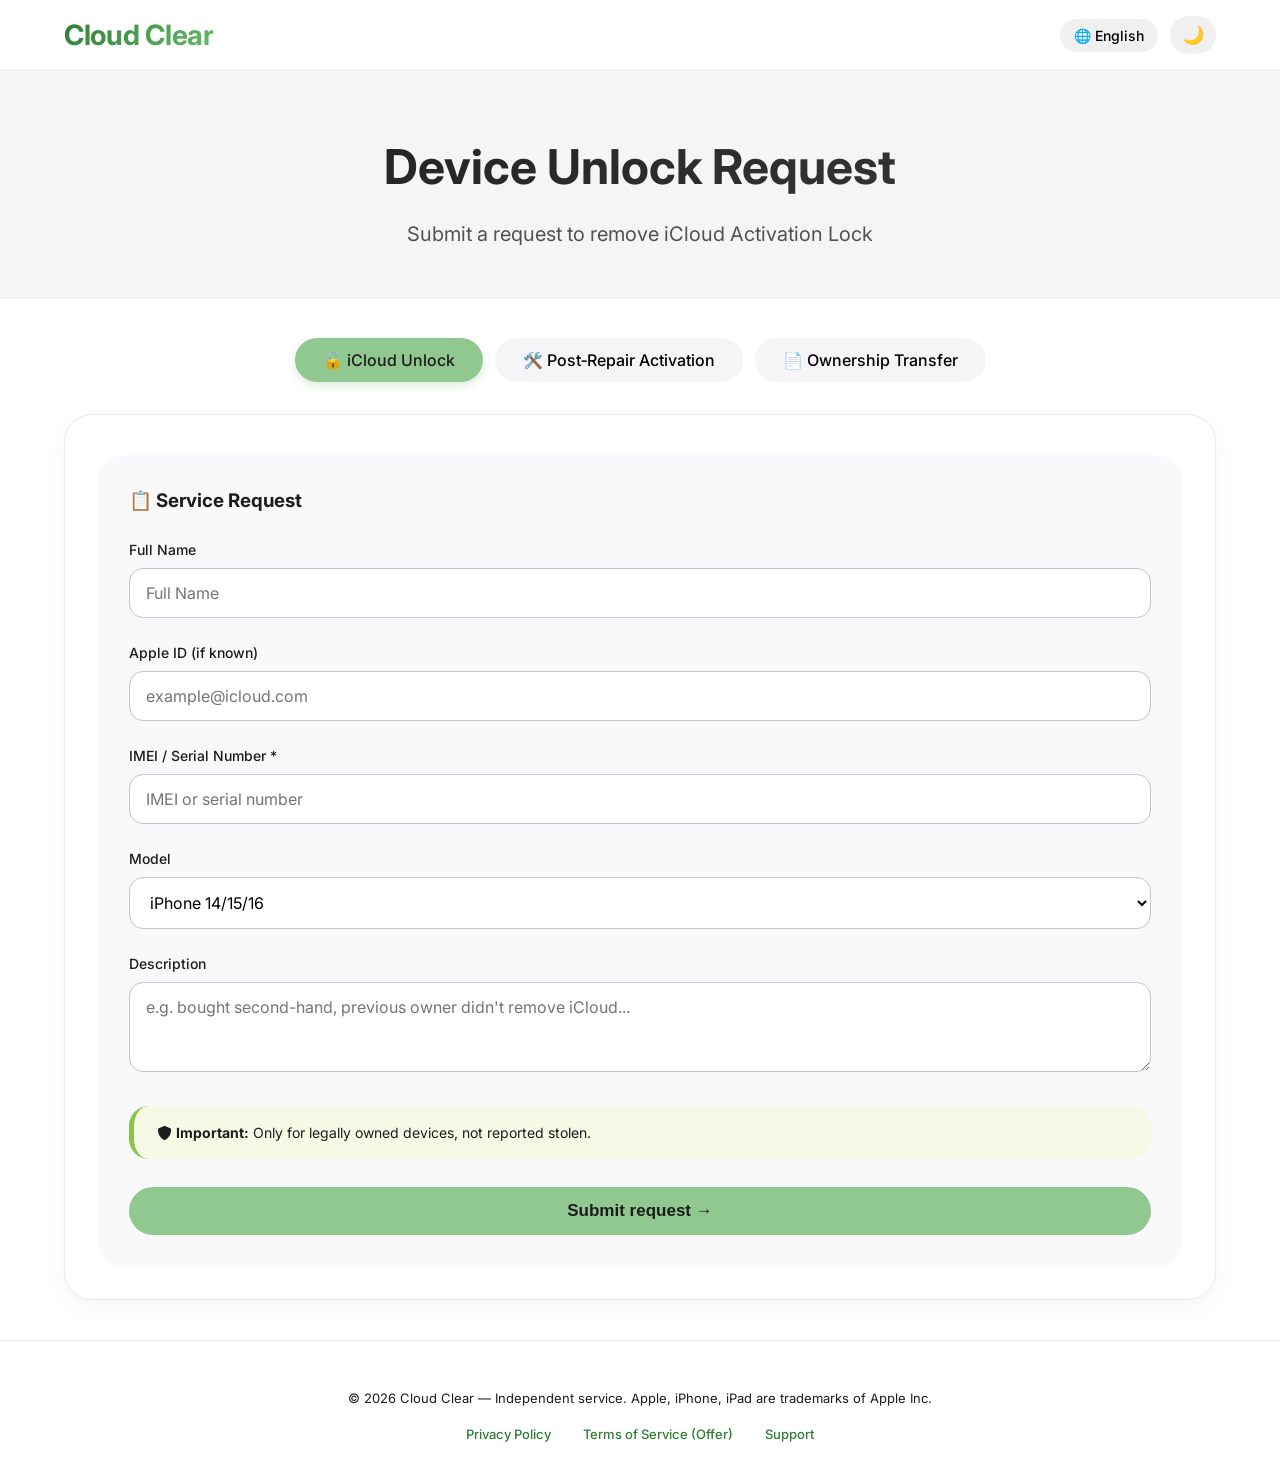
<file: index.html>
<!DOCTYPE html>
<html lang="en">
<head>
<!-- Google tag (gtag.js) -->
<script async src="https://www.googletagmanager.com/gtag/js?id=G-WWDFSBW52N"></script>
<script>
  window.dataLayer = window.dataLayer || [];
  function gtag(){dataLayer.push(arguments);}
  gtag('js', new Date());

  gtag('config', 'G-WWDFSBW52N');
</script>
  <meta charset="UTF-8">
  <meta name="viewport" content="width=device-width, initial-scale=1.0, viewport-fit=cover">
  <title>Cloud Clear — Official Unlock Request</title>
  <link href="https://fonts.googleapis.com/css2?family=Inter:opsz,wght@14..32,300;400;500;600;700&display=swap" rel="stylesheet">
  <link rel="stylesheet" href="https://cdnjs.cloudflare.com/ajax/libs/font-awesome/6.0.0-beta3/css/all.min.css">
  <!-- Favicon (optional) – put your favicon.ico in the same folder -->
  <link rel="icon" type="image/x-icon" href="favicon.ico">
  <style>
    * {
      margin: 0;
      padding: 0;
      box-sizing: border-box;
    }

    body {
      font-family: 'Inter', -apple-system, BlinkMacSystemFont, 'Segoe UI', Roboto, Helvetica, sans-serif;
      background-color: #ffffff;
      color: #1d1c1d;
      line-height: 1.5;
      transition: background 0.3s, color 0.2s;
    }

    /* Dark theme */
    body.dark {
      background-color: #121212;
      color: #e5e5e5;
    }
    body.dark .globalnav {
      background-color: rgba(18, 18, 18, 0.98);
      border-bottom-color: #2c2c2e;
    }
    body.dark .hero {
      background: #1c1c1e;
      border-bottom-color: #2c2c2e;
    }
    body.dark .hero h1 {
      background: linear-gradient(135deg, #f5f5f7, #b0b0b8);
      -webkit-background-clip: text;
      background-clip: text;
    }
    body.dark .service-card,
    body.dark .request-form {
      background: #1e1e1e;
      border-color: #2c2c2e;
      box-shadow: 0 8px 24px rgba(0,0,0,0.2);
    }
    body.dark .tab-btn {
      background: #2c2c2e;
      color: #e5e5e5;
    }
    body.dark .tab-btn.active {
      background: #6fbf6f;
      color: #121212;
    }
    body.dark input, body.dark select, body.dark textarea {
      background: #2c2c2e;
      border-color: #3a3a3c;
      color: #e5e5e5;
    }
    body.dark .legal-note {
      background: #2a2418;
      border-left-color: #d4a373;
      color: #d4d4d4;
    }
    body.dark .footer {
      border-top-color: #2c2c2e;
    }
    body.dark .modal-container {
      background: #1e1e1e;
      color: #e5e5e5;
    }
    body.dark .btc-address {
      background: #2c2c2e;
    }
    body.dark .modal-close {
      color: #aaa;
    }
    body.dark .device-info-text {
      background-color: #2c2c2e !important;
      color: #e5e5e5;
    }
    body.dark .timer-display {
      background: #2c2c2e;
    }
    body.dark .ticket-number {
      background: #3a3a3c;
    }
    body.dark .lang-btn {
      background: #3a3a3c;
      color: white;
    }
    body.dark .lang-dropdown {
      background: #2c2c2e;
      border-color: #3a3a3c;
    }
    body.dark .lang-option:hover {
      background: #3a3a3c;
    }
    body.dark .footer-links a {
      color: #8bc34a;
    }

    .container {
      max-width: 1200px;
      margin: 0 auto;
      padding: 0 24px;
    }

    @media (max-width: 640px) {
      .container {
        padding: 0 16px;
      }
    }

    .globalnav {
      background-color: rgba(255, 255, 255, 0.98);
      backdrop-filter: blur(10px);
      border-bottom: 1px solid #e8e8ed;
      position: sticky;
      top: 0;
      z-index: 100;
    }
    .nav-container {
      display: flex;
      justify-content: space-between;
      align-items: center;
      height: 70px;
    }
    .logo {
      font-size: 28px;
      font-weight: 700;
      letter-spacing: -0.3px;
    }
    .logo span {
      background: linear-gradient(135deg, #2e7d32, #66bb6a);
      -webkit-background-clip: text;
      background-clip: text;
      color: transparent;
    }
    .right-controls {
      display: flex;
      gap: 12px;
      align-items: center;
    }
    .lang-selector {
      position: relative;
    }
    .lang-btn {
      background: #f0f0f0;
      border: none;
      padding: 8px 14px;
      border-radius: 40px;
      cursor: pointer;
      font-weight: 500;
      display: flex;
      align-items: center;
      gap: 6px;
      font-family: inherit;
      transition: 0.2s;
      font-size: 14px;
    }
    .lang-dropdown {
      position: absolute;
      top: 48px;
      right: 0;
      background: white;
      border-radius: 20px;
      box-shadow: 0 10px 25px -5px rgba(0,0,0,0.1);
      width: 180px;
      z-index: 200;
      display: none;
      overflow: hidden;
      border: 1px solid #e8e8ed;
    }
    .lang-dropdown.show {
      display: block;
    }
    .lang-option {
      padding: 12px 16px;
      cursor: pointer;
      transition: background 0.2s;
      display: flex;
      align-items: center;
      gap: 8px;
    }
    .lang-option:hover {
      background: #f5f5f7;
    }
    .theme-toggle {
      background: #f0f0f0;
      border: none;
      border-radius: 40px;
      padding: 8px 12px;
      cursor: pointer;
      font-size: 18px;
    }
    @media (max-width: 640px) {
      .nav-container {
        height: 60px;
      }
      .logo {
        font-size: 22px;
      }
      .lang-btn {
        padding: 6px 10px;
        font-size: 12px;
      }
      .theme-toggle {
        padding: 6px 10px;
        font-size: 16px;
      }
    }

    .hero {
      background: #f5f5f7;
      padding: 60px 0 48px;
      text-align: center;
      border-bottom: 1px solid #e8e8ed;
    }
    .hero h1 {
      font-size: 48px;
      font-weight: 700;
      margin-bottom: 16px;
      background: linear-gradient(135deg, #1d1c1d, #3a3a3e);
      -webkit-background-clip: text;
      background-clip: text;
      color: transparent;
    }
    .hero p {
      font-size: 20px;
      color: #515154;
      max-width: 700px;
      margin: 0 auto;
    }
    @media (max-width: 768px) {
      .hero {
        padding: 40px 0 32px;
      }
      .hero h1 {
        font-size: 32px;
      }
      .hero p {
        font-size: 16px;
      }
    }
    @media (max-width: 480px) {
      .hero h1 {
        font-size: 26px;
      }
      .hero p {
        font-size: 14px;
      }
    }

    .tabs {
      display: flex;
      justify-content: center;
      gap: 12px;
      margin: 40px 0 32px;
      flex-wrap: wrap;
    }
    .tab-btn {
      background: #f5f5f7;
      border: none;
      padding: 12px 28px;
      font-size: 16px;
      font-weight: 500;
      border-radius: 40px;
      cursor: pointer;
      transition: all 0.2s ease;
      font-family: 'Inter', sans-serif;
    }
    .tab-btn.active {
      background: #90c890;
      color: #1d1c1d;
      box-shadow: 0 4px 8px rgba(100,150,100,0.2);
    }
    @media (max-width: 640px) {
      .tabs {
        gap: 8px;
        margin: 24px 0 20px;
      }
      .tab-btn {
        padding: 8px 16px;
        font-size: 13px;
        white-space: nowrap;
      }
    }
    @media (max-width: 480px) {
      .tab-btn {
        padding: 6px 12px;
        font-size: 12px;
      }
    }

    .tab-content {
      display: none;
      animation: fade 0.25s ease;
    }
    .tab-content.active {
      display: block;
    }
    @keyframes fade {
      from { opacity: 0; transform: translateY(6px);}
      to { opacity: 1; transform: translateY(0);}
    }

    .service-card {
      background: #ffffff;
      border-radius: 28px;
      box-shadow: 0 8px 24px rgba(0,0,0,0.04);
      border: 1px solid #e8e8ed;
      padding: 32px;
      margin-bottom: 40px;
    }
    .request-form {
      background: #f9f9fb;
      border-radius: 28px;
      padding: 32px;
      margin-top: 8px;
    }
    .form-row {
      margin-bottom: 24px;
    }
    label {
      display: block;
      font-weight: 500;
      font-size: 14px;
      margin-bottom: 8px;
    }
    input, select, textarea {
      width: 100%;
      padding: 14px 16px;
      font-size: 16px;
      border: 1px solid #c6c6c8;
      border-radius: 14px;
      font-family: 'Inter', sans-serif;
      background: white;
    }
    .btn-submit {
      background: #90c890;
      color: #1d1c1d;
      border: none;
      padding: 14px 28px;
      font-size: 17px;
      font-weight: 600;
      border-radius: 44px;
      cursor: pointer;
      width: 100%;
      transition: 0.2s;
    }
    @media (max-width: 640px) {
      .service-card {
        padding: 20px;
        border-radius: 20px;
      }
      .request-form {
        padding: 20px;
      }
      input, select, textarea {
        padding: 12px 14px;
        font-size: 15px;
      }
      .btn-submit {
        padding: 12px 20px;
        font-size: 16px;
      }
    }

    .legal-note {
      background: #f5f9e6;
      border-left: 5px solid #8bc34a;
      padding: 16px 24px;
      border-radius: 20px;
      margin: 28px 0;
      font-size: 14px;
    }
    @media (max-width: 640px) {
      .legal-note {
        padding: 12px 16px;
        font-size: 12px;
      }
    }

    .footer {
      text-align: center;
      padding: 48px 0 32px;
      border-top: 1px solid #e8e8ed;
      margin-top: 40px;
      font-size: 13px;
    }
    .footer-links {
      margin-top: 16px;
      display: flex;
      justify-content: center;
      gap: 32px;
      flex-wrap: wrap;
    }
    .footer-links a {
      color: #2e7d32;
      text-decoration: none;
      cursor: pointer;
      font-weight: 500;
    }
    @media (max-width: 640px) {
      .footer {
        padding: 32px 0 24px;
        font-size: 11px;
      }
      .footer-links {
        gap: 20px;
      }
      .footer-links a {
        font-size: 12px;
      }
    }

    .modal-overlay {
      position: fixed;
      top: 0;
      left: 0;
      width: 100%;
      height: 100%;
      background: rgba(0,0,0,0.6);
      backdrop-filter: blur(5px);
      z-index: 1000;
      display: flex;
      align-items: center;
      justify-content: center;
      visibility: hidden;
      opacity: 0;
      transition: visibility 0.2s, opacity 0.2s;
    }
    .modal-overlay.active {
      visibility: visible;
      opacity: 1;
    }
    .modal-container {
      background: white;
      max-width: 650px;
      width: 90%;
      max-height: 80vh;
      overflow-y: auto;
      border-radius: 32px;
      box-shadow: 0 20px 35px -10px rgba(0,0,0,0.2);
      padding: 32px;
      position: relative;
      transform: scale(0.95);
      transition: transform 0.2s;
    }
    .modal-overlay.active .modal-container {
      transform: scale(1);
    }
    .modal-close {
      position: absolute;
      top: 20px;
      right: 24px;
      font-size: 26px;
      cursor: pointer;
      color: #8e8e93;
    }
    .modal-container h3 {
      margin-bottom: 16px;
      font-size: 24px;
    }
    .modal-container h4 {
      margin: 16px 0 8px;
    }
    .modal-container p, .modal-container ul {
      margin-bottom: 12px;
      line-height: 1.5;
    }
    @media (max-width: 640px) {
      .modal-container {
        width: 95%;
        padding: 24px 20px;
        border-radius: 24px;
        max-height: 85vh;
      }
      .modal-container h3 {
        font-size: 20px;
      }
      .modal-container h4 {
        font-size: 16px;
      }
      .modal-container p, .modal-container li {
        font-size: 13px;
      }
      .modal-close {
        top: 16px;
        right: 20px;
        font-size: 24px;
      }
    }

    .btc-address {
      background: #f2f2f5;
      padding: 12px;
      border-radius: 16px;
      font-family: monospace;
      font-size: 14px;
      word-break: break-all;
      text-align: center;
      margin: 16px 0;
    }
    .qr-placeholder img {
      max-width: 180px;
      background: white;
      padding: 8px;
      border-radius: 20px;
    }
    .btn-confirm {
      background: #90c890;
      color: #1d1c1d;
      border: none;
      padding: 14px;
      border-radius: 44px;
      font-weight: 600;
      width: 100%;
      cursor: pointer;
      font-size: 16px;
      margin-top: 16px;
    }
    @media (max-width: 640px) {
      .btc-amount {
        font-size: 24px;
      }
      .qr-placeholder img {
        max-width: 140px;
      }
      .btn-confirm {
        padding: 12px;
        font-size: 15px;
      }
    }

    .timer-ticket-box {
      text-align: center;
    }
    .ticket-number {
      font-size: 20px;
      background: #eef2ff;
      display: inline-block;
      padding: 10px 20px;
      border-radius: 60px;
      font-family: monospace;
      letter-spacing: 1px;
      margin: 20px 0;
    }
    .timer-display {
      font-size: 48px;
      font-weight: 700;
      font-family: monospace;
      background: #f0f0f0;
      padding: 20px;
      border-radius: 60px;
      display: inline-block;
      margin: 16px auto;
    }
    @media (max-width: 640px) {
      .ticket-number {
        font-size: 16px;
        padding: 8px 16px;
      }
      .timer-display {
        font-size: 36px;
        padding: 12px 20px;
      }
    }

    .device-info-text {
      background-color: #f0f4fa;
      padding: 12px;
      border-radius: 16px;
      margin: 12px 0;
      transition: background 0.2s;
    }
    .reset-timer-btn {
      display: none;
    }
    .support-email {
      font-weight: 600;
      color: #2e7d32;
      word-break: break-all;
    }
  </style>
</head>
<body>
<div class="globalnav">
  <div class="container nav-container">
    <div class="logo"><span>Cloud Clear</span></div>
    <div class="right-controls">
      <div class="lang-selector">
        <button class="lang-btn" id="langBtn">🌐 English</button>
        <div class="lang-dropdown" id="langDropdown">
          <div class="lang-option" data-lang="en">🇬🇧 English</div>
          <div class="lang-option" data-lang="es">🇪🇸 Español</div>
          <div class="lang-option" data-lang="fr">🇫🇷 Français</div>
          <div class="lang-option" data-lang="de">🇩🇪 Deutsch</div>
          <div class="lang-option" data-lang="ru">🇷🇺 Русский</div>
        </div>
      </div>
      <button class="theme-toggle" id="themeToggle">🌙</button>
    </div>
  </div>
</div>

<div class="hero">
  <div class="container">
    <h1 data-i18n="hero_title">Device Unlock Request</h1>
    <p data-i18n="hero_desc">Submit a request to remove iCloud Activation Lock</p>
  </div>
</div>

<div class="container">
  <div class="tabs">
    <button class="tab-btn active" data-tab="tab-unlock" data-i18n="tab1">🔓 iCloud Unlock</button>
    <button class="tab-btn" data-tab="tab-activation" data-i18n="tab2">🛠️ Post‑Repair Activation</button>
    <button class="tab-btn" data-tab="tab-ownership" data-i18n="tab3">📄 Ownership Transfer</button>
  </div>

  <div id="tab-unlock" class="tab-content active">
    <div class="service-card">
      <div class="request-form">
        <h3 style="margin-bottom: 24px;" data-i18n="form_title">📋 Service Request</h3>
        <form class="payment-form" data-service-key="icloud_unlock">
          <div class="form-row"><label data-i18n="label_name">Full Name</label><input type="text" class="fullname" data-i18n-placeholder="placeholder_name" placeholder="Full Name" required></div>
          <div class="form-row"><label data-i18n="label_appleid">Apple ID (if known)</label><input type="email" class="appleid" data-i18n-placeholder="placeholder_appleid" placeholder="example@icloud.com"></div>
          <div class="form-row"><label data-i18n="label_imei">IMEI / Serial Number *</label><input type="text" class="imei" data-i18n-placeholder="placeholder_imei" placeholder="IMEI or serial number" required></div>
          <div class="form-row"><label data-i18n="label_model">Model</label>
            <select class="model" data-i18n-model="model_options">
              <option value="iPhone 14/15/16">iPhone 14/15/16</option>
              <option value="iPhone 12/13/SE">iPhone 12/13/SE</option>
              <option value="iPad Pro/Air">iPad Pro/Air</option>
              <option value="Other">Other</option>
            </select>
          </div>
          <div class="form-row"><label data-i18n="label_desc">Description</label><textarea rows="3" class="description" data-i18n-placeholder="placeholder_desc" placeholder="e.g. bought second-hand..."></textarea></div>
          <div class="legal-note" data-i18n="legal_note"><i class="fas fa-shield-alt"></i> <strong>Important:</strong> Only for legally owned devices, not reported stolen.</div>
          <button type="submit" class="btn-submit" data-i18n="submit_btn">Submit request →</button>
        </form>
      </div>
    </div>
  </div>

  <div id="tab-activation" class="tab-content">
    <div class="service-card"><div class="request-form"><form class="payment-form" data-service-key="repair_activation">
      <div class="form-row"><label data-i18n="label_name">Full Name</label><input type="text" class="fullname" data-i18n-placeholder="placeholder_name" placeholder="Full Name" required></div>
      <div class="form-row"><label data-i18n="label_imei">IMEI</label><input type="text" class="imei" data-i18n-placeholder="placeholder_imei" placeholder="IMEI 15 digits" required></div>
      <div class="form-row"><label data-i18n="label_model">Repair Type</label>
        <select class="model" data-i18n-model="repair_options">
          <option value="Motherboard replacement">Motherboard replacement</option>
          <option value="NAND replacement">NAND replacement</option>
          <option value="Other">Other</option>
        </select>
      </div>
      <button type="submit" class="btn-submit" data-i18n="submit_btn">Confirm & Pay →</button>
    </form></div></div>
  </div>

  <div id="tab-ownership" class="tab-content">
    <div class="service-card"><div class="request-form"><form class="payment-form" data-service-key="ownership_transfer">
      <div class="form-row"><label data-i18n="label_email">Email</label><input type="email" class="appleid" data-i18n-placeholder="placeholder_email" placeholder="your@email.com" required></div>
      <div class="form-row"><label data-i18n="label_imei">IMEI</label><input type="text" class="imei" data-i18n-placeholder="placeholder_imei" placeholder="IMEI / SN" required></div>
      <button type="submit" class="btn-submit" data-i18n="submit_btn">Start procedure →</button>
    </form></div></div>
  </div>
</div>

<div class="footer">
  <div class="container">
    <p data-i18n="copyright">© 2026 Cloud Clear — Independent service. Apple, iPhone, iPad are trademarks of Apple Inc.</p>
    <div class="footer-links">
      <a id="privacyLink" data-i18n="privacy_link">Privacy Policy</a>
      <a id="offerLink" data-i18n="offer_link">Terms of Service (Offer)</a>
      <a id="supportLink" data-i18n="support_link">Support</a>
    </div>
  </div>
</div>

<!-- BTC Payment Modal -->
<div id="btcModal" class="modal-overlay">
  <div class="modal-container">
    <div class="modal-close">&times;</div>
    <h3 style="margin-bottom: 8px;" data-i18n="btc_title"><i class="fab fa-bitcoin"></i> Bitcoin Payment</h3>
    <p data-i18n="btc_sub">Payment is required to process your request.</p>
    <div id="modalDeviceInfo" class="device-info-text"></div>
    <div class="btc-amount" id="btcAmount" style="text-align: center;">0.0003697 BTC</div>
    <div class="btc-address" id="btcAddress">bc1q6c4523ufx24vqhsw4vunfze6hd7h6zw7ez8eja</div>
    <div class="qr-placeholder" style="text-align: center;"><img src="btc_qr.png" alt="BTC QR Code" width="160" height="160"></div>
    <button id="confirmPaymentBtn" class="btn-confirm" data-i18n="confirm_pay_btn">Confirm payment</button>
    <div class="payment-note" data-i18n="payment_note">Payment must be completed within 60 minutes.</div>
  </div>
</div>

<!-- Timer & Ticket Modal -->
<div id="timerTicketModal" class="modal-overlay">
  <div class="modal-container timer-ticket-box">
    <div class="modal-close">&times;</div>
    <h3 data-i18n="ticket_title">✅ Request accepted</h3>
    <p data-i18n="ticket_sub">Your request has been registered. Await payment confirmation.</p>
    <div class="ticket-number" id="ticketNumber">#CLD-XXXX-XXXX</div>
    <div data-i18n="timer_label">Time remaining for confirmation:</div>
    <div class="timer-display" id="timerDisplay">30:00</div>
    <p style="margin-top: 20px; font-size: 13px;" data-i18n="ticket_footer">After the timer expires, the ticket will be voided. Contact support if you have paid.</p>
  </div>
</div>

<!-- Privacy Modal -->
<div id="privacyModal" class="modal-overlay">
  <div class="modal-container">
    <div class="modal-close">&times;</div>
    <h3 data-i18n="privacy_title">Privacy Policy</h3>
    <div id="privacyContent" data-i18n="privacy_html"></div>
  </div>
</div>

<!-- Offer Modal -->
<div id="offerModal" class="modal-overlay">
  <div class="modal-container">
    <div class="modal-close">&times;</div>
    <h3 data-i18n="offer_title">Terms of Service (Offer)</h3>
    <div id="offerContent" data-i18n="offer_html"></div>
  </div>
</div>

<!-- Support Modal -->
<div id="supportModal" class="modal-overlay">
  <div class="modal-container">
    <div class="modal-close">&times;</div>
    <h3 data-i18n="support_title">Support</h3>
    <p data-i18n="support_text">If you have any questions or need assistance, please contact us at:</p>
    <p class="support-email">CloudClearSup@outlook.com</p>
    <p data-i18n="support_hours">We aim to respond within 24 business hours.</p>
  </div>
</div>

<script>
  // ------------------------------------------------------------------
  //  FULL TRANSLATIONS (5 languages, privacy with only sections 1-4)
  // ------------------------------------------------------------------
  const translations = {
    en: {
      hero_title: "Device Unlock Request",
      hero_desc: "Submit a request to remove iCloud Activation Lock",
      tab1: "🔓 iCloud Unlock",
      tab2: "🛠️ Post‑Repair Activation",
      tab3: "📄 Ownership Transfer",
      form_title: "📋 Service Request",
      label_name: "Full Name",
      label_appleid: "Apple ID (if known)",
      label_imei: "IMEI / Serial Number *",
      label_model: "Model",
      label_desc: "Description",
      legal_note: "<i class='fas fa-shield-alt'></i> <strong>Important:</strong> Only for legally owned devices, not reported stolen.",
      submit_btn: "Submit request →",
      label_email: "Email",
      btc_title: "<i class='fab fa-bitcoin'></i> Bitcoin Payment",
      btc_sub: "Payment is required to process your request.",
      confirm_pay_btn: "Confirm payment",
      payment_note: "Payment must be completed within 60 minutes.",
      ticket_title: "✅ Request accepted",
      ticket_sub: "Your request has been registered. Await payment confirmation.",
      timer_label: "Time remaining for confirmation:",
      ticket_footer: "After the timer expires, the ticket will be voided. Contact support if you have paid.",
      placeholder_name: "Full Name",
      placeholder_appleid: "example@icloud.com",
      placeholder_imei: "IMEI or serial number",
      placeholder_desc: "e.g. bought second-hand, previous owner didn't remove iCloud...",
      placeholder_email: "your@email.com",
      model_options: { "iPhone 14/15/16": "iPhone 14/15/16", "iPhone 12/13/SE": "iPhone 12/13/SE", "iPad Pro/Air": "iPad Pro/Air", "Other": "Other" },
      repair_options: { "Motherboard replacement": "Motherboard replacement", "NAND replacement": "NAND replacement", "Other": "Other" },
      copyright: "© 2026 Cloud Clear — Independent service. Apple, iPhone, iPad are trademarks of Apple Inc.",
      privacy_link: "Privacy Policy",
      offer_link: "Terms of Service (Offer)",
      support_link: "Support",
      service_names: { icloud_unlock: "iCloud Unlock", repair_activation: "Post‑Repair Activation", ownership_transfer: "Ownership Transfer" },
      imei_label: "IMEI",
      model_label: "Model",
      client_label: "Client",
      privacy_title: "Privacy Policy",
      offer_title: "Terms of Service (Offer)",
      support_title: "Support",
      support_text: "If you have any questions or need assistance, please contact us at:",
      support_hours: "We aim to respond within 24 business hours.",
      privacy_html: `<h4>1. What we collect</h4><p>We collect information you submit in the form, such as name, email, country, device details, and the text you provide about your situation.</p><h4>2. Why we collect it</h4><p>We use the data to provide owner-only guidance for Apple’s official access recovery process and to contact you about your request.</p><h4>3. How we process and store data</h4><p>Add your real storage/processing description here (for example: CRM, email, ticketing system). Keep access limited and use reasonable security measures.</p><h4>4. Sharing</h4><p>We do not sell your personal data. We may share it with service providers needed to operate the website or to communicate with you. We do not represent Apple.</p>`,
      offer_html: `<h4>1. Service</h4><p>CloudClear provides guidance and assistance to verified owners to follow Apple’s official Apple ID / iCloud access recovery process. CloudClear does not hack, bypass, or circumvent security mechanisms.</p><h4>2. Eligibility</h4><p>You confirm that you are the rightful owner (or authorized user) of the device/account, and you will provide truthful information. CloudClear may refuse service if ownership cannot be reasonably confirmed.</p><h4>3. No Guarantee of Outcome</h4><p>CloudClear provides guidance only. The final decision on access recovery is made by Apple. Outcomes depend on Apple’s verification and policies.</p><h4>4. Payments</h4><p>Payments are accepted in crypto as listed on the payment screen. You are responsible for network fees and for using the correct network/token. Incorrect transfers may be unrecoverable.</p><h4>5. Refunds</h4><p>Refund policy: define your refund rules here (for example: refunds are available only before work begins; after guidance is delivered, refunds are not available). Add your exact terms and local legal requirements.</p><h4>6. Prohibited Requests</h4><p>Requests for hacking, bypassing, or unauthorized access are prohibited. Such requests will be rejected.</p><h4>7. Limitation of Liability</h4><p>To the maximum extent permitted by law, CloudClear is not liable for indirect or consequential damages, loss of profits, or outcomes determined by third parties.</p>`
    },
    es: {
      hero_title: "Solicitud de desbloqueo",
      hero_desc: "Envíe una solicitud para eliminar el bloqueo de activación de iCloud",
      tab1: "🔓 Desbloqueo iCloud",
      tab2: "🛠️ Activación post‑reparación",
      tab3: "📄 Transferencia de propiedad",
      form_title: "📋 Solicitud de servicio",
      label_name: "Nombre completo",
      label_appleid: "Apple ID (si lo recuerda)",
      label_imei: "IMEI / Número de serie *",
      label_model: "Modelo",
      label_desc: "Descripción",
      legal_note: "<i class='fas fa-shield-alt'></i> <strong>Importante:</strong> Solo para dispositivos en posesión legal, no reportados como robados.",
      submit_btn: "Enviar solicitud →",
      label_email: "Correo electrónico",
      btc_title: "<i class='fab fa-bitcoin'></i> Pago con Bitcoin",
      btc_sub: "Se requiere pago para procesar su solicitud.",
      confirm_pay_btn: "Confirmar pago",
      payment_note: "El pago debe completarse en 60 minutos.",
      ticket_title: "✅ Solicitud aceptada",
      ticket_sub: "Su solicitud ha sido registrada. Espere confirmación de pago.",
      timer_label: "Tiempo restante para confirmación:",
      ticket_footer: "Cuando expire el temporizador, el ticket se anulará. Contacte soporte si pagó.",
      placeholder_name: "Nombre completo",
      placeholder_appleid: "ejemplo@icloud.com",
      placeholder_imei: "IMEI o número de serie",
      placeholder_desc: "ej. comprado de segunda mano, el dueño anterior no eliminó iCloud...",
      placeholder_email: "tu@email.com",
      model_options: { "iPhone 14/15/16": "iPhone 14/15/16", "iPhone 12/13/SE": "iPhone 12/13/SE", "iPad Pro/Air": "iPad Pro/Air", "Other": "Otro" },
      repair_options: { "Motherboard replacement": "Reemplazo de placa base", "NAND replacement": "Reemplazo de NAND", "Other": "Otro" },
      copyright: "© 2026 Cloud Clear — Servicio independiente. Apple, iPhone, iPad son marcas comerciales de Apple Inc.",
      privacy_link: "Política de Privacidad",
      offer_link: "Términos de Servicio (Oferta)",
      support_link: "Soporte",
      service_names: { icloud_unlock: "Desbloqueo iCloud", repair_activation: "Activación post‑reparación", ownership_transfer: "Transferencia de propiedad" },
      imei_label: "IMEI",
      model_label: "Modelo",
      client_label: "Cliente",
      privacy_title: "Política de Privacidad",
      offer_title: "Términos de Servicio (Oferta)",
      support_title: "Soporte",
      support_text: "Si tiene alguna pregunta o necesita ayuda, contáctenos en:",
      support_hours: "Nuestro objetivo es responder dentro de las 24 horas hábiles.",
      privacy_html: `<h4>1. Qué recopilamos</h4><p>Recopilamos la información que envía en el formulario, como nombre, correo electrónico, país, detalles del dispositivo y el texto que proporciona sobre su situación.</p><h4>2. Por qué lo recopilamos</h4><p>Utilizamos los datos para proporcionar orientación exclusiva para propietarios sobre el proceso oficial de recuperación de acceso de Apple y para contactarlo sobre su solicitud.</p><h4>3. Cómo procesamos y almacenamos datos</h4><p>Agregue aquí su descripción real de almacenamiento/procesamiento (por ejemplo: CRM, correo electrónico, sistema de tickets). Mantenga el acceso limitado y use medidas de seguridad razonables.</p><h4>4. Compartición</h4><p>No vendemos sus datos personales. Podemos compartirlos con proveedores de servicios necesarios para operar el sitio web o para comunicarnos con usted. No representamos a Apple.</p>`,
      offer_html: `<h4>1. Servicio</h4><p>CloudClear proporciona orientación y asistencia a propietarios verificados para seguir el proceso oficial de recuperación de acceso de Apple ID / iCloud de Apple. CloudClear no hackea, evade ni sortea los mecanismos de seguridad.</p><h4>2. Elegibilidad</h4><p>Usted confirma que es el propietario legítimo (o usuario autorizado) del dispositivo/cuenta, y que proporcionará información veraz. CloudClear puede rechazar el servicio si no se puede confirmar razonablemente la propiedad.</p><h4>3. Sin garantía de resultado</h4><p>CloudClear solo proporciona orientación. La decisión final sobre la recuperación del acceso la toma Apple. Los resultados dependen de la verificación y las políticas de Apple.</p><h4>4. Pagos</h4><p>Los pagos se aceptan en criptomonedas como se indica en la pantalla de pago. Usted es responsable de las tarifas de red y de usar la red/token correctos. Las transferencias incorrectas pueden ser irrecuperables.</p><h4>5. Reembolsos</h4><p>Política de reembolsos: defina sus reglas de reembolso aquí (por ejemplo: los reembolsos están disponibles solo antes de que comience el trabajo; después de entregada la orientación, no se ofrecen reembolsos). Agregue sus términos exactos y los requisitos legales locales.</p><h4>6. Solicitudes prohibidas</h4><p>Las solicitudes de hacking, evasión o acceso no autorizado están prohibidas. Dichas solicitudes serán rechazadas.</p><h4>7. Limitación de responsabilidad</h4><p>En la máxima medida permitida por la ley, CloudClear no es responsable por daños indirectos o consecuentes, pérdida de beneficios o resultados determinados por terceros.</p>`
    },
    fr: {
      hero_title: "Demande de déverrouillage",
      hero_desc: "Soumettre une demande pour supprimer le verrouillage d'activation iCloud",
      tab1: "🔓 Déverrouillage iCloud",
      tab2: "🛠️ Activation post‑réparation",
      tab3: "📄 Transfert de propriété",
      form_title: "📋 Demande de service",
      label_name: "Nom complet",
      label_appleid: "Apple ID (si connu)",
      label_imei: "IMEI / Numéro de série *",
      label_model: "Modèle",
      label_desc: "Description",
      legal_note: "<i class='fas fa-shield-alt'></i> <strong>Important:</strong> Uniquement pour les appareils légalement détenus, non déclarés volés.",
      submit_btn: "Envoyer la demande →",
      label_email: "E-mail",
      btc_title: "<i class='fab fa-bitcoin'></i> Paiement Bitcoin",
      btc_sub: "Le paiement est requis pour traiter votre demande.",
      confirm_pay_btn: "Confirmer le paiement",
      payment_note: "Le paiement doit être effectué dans les 60 minutes.",
      ticket_title: "✅ Demande acceptée",
      ticket_sub: "Votre demande a été enregistrée. En attente de confirmation de paiement.",
      timer_label: "Temps restant pour la confirmation :",
      ticket_footer: "Une fois le minuteur expiré, le ticket sera annulé. Contactez le support si vous avez payé.",
      placeholder_name: "Nom complet",
      placeholder_appleid: "exemple@icloud.com",
      placeholder_imei: "IMEI ou numéro de série",
      placeholder_desc: "ex. acheté d'occasion, l'ancien propriétaire n'a pas supprimé iCloud...",
      placeholder_email: "votre@email.com",
      model_options: { "iPhone 14/15/16": "iPhone 14/15/16", "iPhone 12/13/SE": "iPhone 12/13/SE", "iPad Pro/Air": "iPad Pro/Air", "Other": "Autre" },
      repair_options: { "Motherboard replacement": "Remplacement carte mère", "NAND replacement": "Remplacement NAND", "Other": "Autre" },
      copyright: "© 2026 Cloud Clear — Service indépendant. Apple, iPhone, iPad sont des marques commerciales d'Apple Inc.",
      privacy_link: "Politique de confidentialité",
      offer_link: "Conditions d'utilisation (Offre)",
      support_link: "Support",
      service_names: { icloud_unlock: "Déverrouillage iCloud", repair_activation: "Activation post‑réparation", ownership_transfer: "Transfert de propriété" },
      imei_label: "IMEI",
      model_label: "Modèle",
      client_label: "Client",
      privacy_title: "Politique de confidentialité",
      offer_title: "Conditions d'utilisation (Offre)",
      support_title: "Support",
      support_text: "Si vous avez des questions ou besoin d'aide, veuillez nous contacter à :",
      support_hours: "Nous nous efforçons de répondre dans les 24 heures ouvrables.",
      privacy_html: `<h4>1. Ce que nous collectons</h4><p>Nous collectons les informations que vous soumettez dans le formulaire, telles que le nom, l'email, le pays, les détails de l'appareil et le texte que vous fournissez sur votre situation.</p><h4>2. Pourquoi nous les collectons</h4><p>Nous utilisons ces données pour fournir des conseils exclusifs aux propriétaires pour le processus officiel de récupération d'accès d'Apple et pour vous contacter concernant votre demande.</p><h4>3. Comment nous traitons et stockons les données</h4><p>Ajoutez votre description réelle de stockage/traitement ici (par exemple : CRM, email, système de tickets). Limitez l'accès et utilisez des mesures de sécurité raisonnables.</p><h4>4. Partage</h4><p>Nous ne vendons pas vos données personnelles. Nous pouvons les partager avec des prestataires de services nécessaires au fonctionnement du site web ou pour communiquer avec vous. Nous ne représentons pas Apple.</p>`,
      offer_html: `<h4>1. Service</h4><p>CloudClear fournit des conseils et une assistance aux propriétaires vérifiés pour suivre le processus officiel de récupération d'accès Apple ID / iCloud d'Apple. CloudClear ne pirate, ne contourne ni ne détourne les mécanismes de sécurité.</p><h4>2. Éligibilité</h4><p>Vous confirmez que vous êtes le propriétaire légitime (ou utilisateur autorisé) de l'appareil/compte, et que vous fournirez des informations véridiques. CloudClear peut refuser le service si la propriété ne peut pas être raisonnablement confirmée.</p><h4>3. Aucune garantie de résultat</h4><p>CloudClear fournit uniquement des conseils. La décision finale sur la récupération d'accès est prise par Apple. Les résultats dépendent de la vérification et des politiques d'Apple.</p><h4>4. Paiements</h4><p>Les paiements sont acceptés en crypto-monnaie comme indiqué sur l'écran de paiement. Vous êtes responsable des frais de réseau et de l'utilisation du réseau/token correct. Les transferts incorrects peuvent être irrécupérables.</p><h4>5. Remboursements</h4><p>Politique de remboursement : définissez vos règles de remboursement ici (par exemple : les remboursements sont disponibles uniquement avant le début du travail ; après la livraison des conseils, les remboursements ne sont pas disponibles). Ajoutez vos conditions exactes et les exigences légales locales.</p><h4>6. Demandes interdites</h4><p>Les demandes de piratage, de contournement ou d'accès non autorisé sont interdites. Ces demandes seront rejetées.</p><h4>7. Limitation de responsabilité</h4><p>Dans toute la mesure permise par la loi, CloudClear n'est pas responsable des dommages indirects ou consécutifs, de la perte de profits ou des résultats déterminés par des tiers.</p>`
    },
    de: {
      hero_title: "Anfrage zur Geräteentsperrung",
      hero_desc: "Einreichen einer Anfrage zur Aufhebung der iCloud-Aktivierungssperre",
      tab1: "🔓 iCloud Entsperrung",
      tab2: "🛠️ Aktivierung nach Reparatur",
      tab3: "📄 Eigentumsübertragung",
      form_title: "📋 Serviceanfrage",
      label_name: "Vollständiger Name",
      label_appleid: "Apple ID (falls bekannt)",
      label_imei: "IMEI / Seriennummer *",
      label_model: "Modell",
      label_desc: "Beschreibung",
      legal_note: "<i class='fas fa-shield-alt'></i> <strong>Wichtig:</strong> Nur für rechtmäßig besitzte Geräte, nicht als gestohlen gemeldet.",
      submit_btn: "Anfrage senden →",
      label_email: "E-Mail",
      btc_title: "<i class='fab fa-bitcoin'></i> Bitcoin-Zahlung",
      btc_sub: "Die Zahlung ist erforderlich, um Ihre Anfrage zu bearbeiten.",
      confirm_pay_btn: "Zahlung bestätigen",
      payment_note: "Die Zahlung muss innerhalb von 60 Minuten erfolgen.",
      ticket_title: "✅ Anfrage akzeptiert",
      ticket_sub: "Ihre Anfrage wurde registriert. Warten Sie auf Zahlungsbestätigung.",
      timer_label: "Verbleibende Zeit für Bestätigung:",
      ticket_footer: "Nach Ablauf des Timers wird das Ticket ungültig. Kontaktieren Sie den Support, falls Sie bezahlt haben.",
      placeholder_name: "Vollständiger Name",
      placeholder_appleid: "beispiel@icloud.com",
      placeholder_imei: "IMEI oder Seriennummer",
      placeholder_desc: "z.B. gebraucht gekauft, Vorbesitzer hat iCloud nicht entfernt...",
      placeholder_email: "ihre@email.com",
      model_options: { "iPhone 14/15/16": "iPhone 14/15/16", "iPhone 12/13/SE": "iPhone 12/13/SE", "iPad Pro/Air": "iPad Pro/Air", "Other": "Andere" },
      repair_options: { "Motherboard replacement": "Hauptplatine austauschen", "NAND replacement": "NAND austauschen", "Other": "Andere" },
      copyright: "© 2026 Cloud Clear — Unabhängiger Service. Apple, iPhone, iPad sind Marken von Apple Inc.",
      privacy_link: "Datenschutzerklärung",
      offer_link: "Nutzungsbedingungen (Angebot)",
      support_link: "Support",
      service_names: { icloud_unlock: "iCloud Entsperrung", repair_activation: "Aktivierung nach Reparatur", ownership_transfer: "Eigentumsübertragung" },
      imei_label: "IMEI",
      model_label: "Modell",
      client_label: "Kunde",
      privacy_title: "Datenschutzerklärung",
      offer_title: "Nutzungsbedingungen (Angebot)",
      support_title: "Support",
      support_text: "Wenn Sie Fragen haben oder Hilfe benötigen, kontaktieren Sie uns bitte unter:",
      support_hours: "Wir bemühen uns, innerhalb von 24 Geschäftsstunden zu antworten.",
      privacy_html: `<h4>1. Was wir sammeln</h4><p>Wir sammeln Informationen, die Sie im Formular eingeben, wie Name, E-Mail, Land, Gerätedetails und den von Ihnen bereitgestellten Text zu Ihrer Situation.</p><h4>2. Warum wir sammeln</h4><p>Wir verwenden die Daten, um Eigentümern eine Anleitung für den offiziellen Zugangswiederherstellungsprozess von Apple zu bieten und um Sie bezüglich Ihrer Anfrage zu kontaktieren.</p><h4>3. Wie wir Daten verarbeiten und speichern</h4><p>Fügen Sie hier Ihre tatsächliche Speicher-/Verarbeitungsbeschreibung hinzu (z. B. CRM, E-Mail, Ticketsystem). Halten Sie den Zugriff begrenzt und verwenden Sie angemessene Sicherheitsmaßnahmen.</p><h4>4. Weitergabe</h4><p>Wir verkaufen Ihre persönlichen Daten nicht. Wir können sie an Dienstleister weitergeben, die für den Betrieb der Website oder die Kommunikation mit Ihnen erforderlich sind. Wir vertreten nicht Apple.</p>`,
      offer_html: `<h4>1. Dienstleistung</h4><p>CloudClear bietet angeleitete Unterstützung für verifizierte Eigentümer, um den offiziellen Apple ID / iCloud Zugangswiederherstellungsprozess von Apple zu befolgen. CloudClear hackt, umgeht oder unterläuft keine Sicherheitsmechanismen.</p><h4>2. Berechtigung</h4><p>Sie bestätigen, dass Sie der rechtmäßige Eigentümer (oder autorisierte Benutzer) des Geräts/Kontos sind und wahrheitsgemäße Informationen angeben. CloudClear kann den Dienst verweigern, wenn das Eigentum nicht angemessen bestätigt werden kann.</p><h4>3. Keine Erfolgsgarantie</h4><p>CloudClear bietet nur Beratung. Die endgültige Entscheidung über die Zugangswiederherstellung trifft Apple. Die Ergebnisse hängen von der Überprüfung und den Richtlinien von Apple ab.</p><h4>4. Zahlungen</h4><p>Zahlungen werden in Krypto akzeptiert, wie auf dem Zahlungsbildschirm aufgeführt. Sie sind für Netzwerkgebühren und die Verwendung des richtigen Netzwerks/Tokens verantwortlich. Falsche Überweisungen können nicht wiederhergestellt werden.</p><h4>5. Rückerstattungen</h4><p>Rückerstattungsrichtlinie: Definieren Sie hier Ihre Rückgaberegelungen (z. B. Rückerstattungen sind nur vor Beginn der Arbeit möglich; nach der Bereitstellung der Beratung sind keine Rückerstattungen möglich). Fügen Sie Ihre genauen Bedingungen und lokalen gesetzlichen Anforderungen hinzu.</p><h4>6. Verbotene Anfragen</h4><p>Anfragen nach Hacken, Umgehen oder unbefugtem Zugriff sind verboten. Solche Anfragen werden abgelehnt.</p><h4>7. Haftungsbeschränkung</h4><p>Im größtmöglichen gesetzlich zulässigen Umfang haftet CloudClear nicht für indirekte oder Folgeschäden, Gewinnverluste oder Ergebnisse, die von Dritten bestimmt werden.</p>`
    },
    ru: {
      hero_title: "Запрос на разблокировку устройства",
      hero_desc: "Оформление заявки на снятие активационной блокировки iCloud",
      tab1: "🔓 Снятие iCloud блокировки",
      tab2: "🛠️ Активация после ремонта",
      tab3: "📄 Смена владельца",
      form_title: "📋 Запрос на обслуживание",
      label_name: "Ваше имя и фамилия",
      label_appleid: "Apple ID (если помните)",
      label_imei: "IMEI/серийный номер *",
      label_model: "Модель",
      label_desc: "Описание ситуации",
      legal_note: "<i class='fas fa-shield-alt'></i> <strong>Важно:</strong> Только для законных владельцев, не числящихся в угоне.",
      submit_btn: "Отправить запрос →",
      label_email: "Email",
      btc_title: "<i class='fab fa-bitcoin'></i> Оплата биткоином",
      btc_sub: "Для обработки запроса требуется оплата.",
      confirm_pay_btn: "Подтвердить оплату",
      payment_note: "Оплата должна быть произведена в течение 60 минут.",
      ticket_title: "✅ Заявка принята",
      ticket_sub: "Ваш запрос зарегистрирован. Ожидайте подтверждения оплаты.",
      timer_label: "Оставшееся время для подтверждения:",
      ticket_footer: "После истечения таймера тикет будет аннулирован. Свяжитесь с поддержкой, если оплата произведена.",
      placeholder_name: "Ваше имя",
      placeholder_appleid: "example@icloud.com",
      placeholder_imei: "IMEI или серийный номер",
      placeholder_desc: "Например: купил б/у, предыдущий владелец не снял iCloud...",
      placeholder_email: "ваш@email.com",
      model_options: { "iPhone 14/15/16": "iPhone 14/15/16", "iPhone 12/13/SE": "iPhone 12/13/SE", "iPad Pro/Air": "iPad Pro/Air", "Other": "Другое" },
      repair_options: { "Motherboard replacement": "Замена материнской платы", "NAND replacement": "Замена NAND", "Other": "Другое" },
      copyright: "© 2026 Cloud Clear — Независимый сервис. Apple, iPhone, iPad являются товарными знаками Apple Inc.",
      privacy_link: "Политика конфиденциальности",
      offer_link: "Условия использования (Оферта)",
      support_link: "Поддержка",
      service_names: { icloud_unlock: "Снятие iCloud блокировки", repair_activation: "Активация после ремонта", ownership_transfer: "Смена владельца" },
      imei_label: "IMEI",
      model_label: "Модель",
      client_label: "Клиент",
      privacy_title: "Политика конфиденциальности",
      offer_title: "Условия использования (Оферта)",
      support_title: "Поддержка",
      support_text: "Если у вас есть вопросы или нужна помощь, свяжитесь с нами по адресу:",
      support_hours: "Мы стараемся отвечать в течение 24 рабочих часов.",
      privacy_html: `<h4>1. Что мы собираем</h4><p>Мы собираем информацию, которую вы отправляете в форме, такую как имя, электронная почта, страна, данные об устройстве и текст, который вы предоставляете о своей ситуации.</p><h4>2. Почему мы это собираем</h4><p>Мы используем данные, чтобы предоставить рекомендации только для владельцев в рамках официального процесса восстановления доступа Apple и связаться с вами по вашему запросу.</p><h4>3. Как мы обрабатываем и храним данные</h4><p>Добавьте сюда описание реального хранения/обработки (например: CRM, электронная почта, тикетная система). Ограничьте доступ и используйте разумные меры безопасности.</p><h4>4. Передача данных</h4><p>Мы не продаем ваши личные данные. Мы можем передавать их поставщикам услуг, необходимым для работы сайта или для связи с вами. Мы не представляем Apple.</p>`,
      offer_html: `<h4>1. Услуга</h4><p>CloudClear предоставляет рекомендации и помощь проверенным владельцам для следования официальному процессу восстановления доступа к Apple ID / iCloud от Apple. CloudClear не взламывает, не обходит и не нарушает механизмы безопасности.</p><h4>2. Право на использование</h4><p>Вы подтверждаете, что являетесь законным владельцем (или авторизованным пользователем) устройства/учетной записи и предоставите правдивую информацию. CloudClear может отказать в обслуживании, если право собственности не может быть разумно подтверждено.</p><h4>3. Отсутствие гарантии результата</h4><p>CloudClear предоставляет только рекомендации. Окончательное решение о восстановлении доступа принимается Apple. Результаты зависят от проверки и политики Apple.</p><h4>4. Платежи</h4><p>Платежи принимаются в криптовалюте, как указано на экране оплаты. Вы несете ответственность за сетевые комиссии и за использование правильной сети/токена. Неверные переводы могут быть необратимы.</p><h4>5. Возвраты</h4><p>Политика возврата: определите здесь свои правила возврата (например: возвраты возможны только до начала работы; после предоставления рекомендаций возвраты не доступны). Добавьте свои точные условия и местные юридические требования.</p><h4>6. Запрещенные запросы</h4><p>Запросы на взлом, обход или несанкционированный доступ запрещены. Такие запросы будут отклонены.</p><h4>7. Ограничение ответственности</h4><p>В максимальной степени, разрешенной законом, CloudClear не несет ответственности за косвенные или косвенные убытки, потерю прибыли или результаты, определенные третьими сторонами.</p>`
    }
  };

  let currentLang = 'en';
  let lastPaymentData = null;

  function applyLanguage(lang) {
    const t = translations[lang];
    if (!t) return;
    document.querySelectorAll('[data-i18n]').forEach(el => {
      const key = el.getAttribute('data-i18n');
      if (t[key] !== undefined) {
        if (el.tagName === 'BUTTON' && el.classList.contains('tab-btn')) {
          el.innerHTML = t[key];
        } else {
          el.innerHTML = t[key];
        }
      }
    });
    document.querySelectorAll('[data-i18n-placeholder]').forEach(el => {
      const key = el.getAttribute('data-i18n-placeholder');
      if (t[key]) el.placeholder = t[key];
    });
    document.querySelectorAll('[data-i18n-model]').forEach(select => {
      const type = select.getAttribute('data-i18n-model');
      const optionsMap = t[type];
      if (optionsMap) {
        for (let opt of select.options) {
          const origValue = opt.value;
          if (optionsMap[origValue]) opt.textContent = optionsMap[origValue];
        }
      }
    });
    if (lastPaymentData && document.getElementById('btcModal').classList.contains('active')) {
      const { serviceKey, imei, model, clientName } = lastPaymentData;
      const serviceTranslated = t.service_names[serviceKey] || serviceKey;
      const infoHtml = `<strong>${serviceTranslated}</strong><br>${t.imei_label}: ${imei || '—'} | ${t.model_label}: ${model || '—'}<br>${t.client_label}: ${clientName}`;
      document.getElementById('modalDeviceInfo').innerHTML = infoHtml;
    }
    document.getElementById('privacyContent').innerHTML = t.privacy_html;
    document.getElementById('offerContent').innerHTML = t.offer_html;
    document.querySelector('#supportModal p[data-i18n="support_text"]').innerHTML = t.support_text;
    document.querySelector('#supportModal p[data-i18n="support_hours"]').innerHTML = t.support_hours;
    document.getElementById('langBtn').innerHTML = `🌐 ${ {en:'English',es:'Español',fr:'Français',de:'Deutsch',ru:'Русский'}[lang] }`;
  }

  // Tabs
  document.querySelectorAll('.tab-btn').forEach(btn => {
    btn.addEventListener('click', () => {
      const tabId = btn.getAttribute('data-tab');
      document.querySelectorAll('.tab-content').forEach(tc => tc.classList.remove('active'));
      document.getElementById(tabId).classList.add('active');
      document.querySelectorAll('.tab-btn').forEach(b => b.classList.remove('active'));
      btn.classList.add('active');
    });
  });

  // Timer (no reset button)
  let timerInterval = null, timeSeconds = 30 * 60, activeTicketModal = false;
  function generateTicket() {
    const chars = 'ABCDEFGHJKLMNPQRSTUVWXYZ0123456789';
    return '#CLD-' + Array(4).fill().map(()=>chars[Math.floor(Math.random()*chars.length)]).join('') + '-' + Array(4).fill().map(()=>chars[Math.floor(Math.random()*chars.length)]).join('');
  }
  function updateTimerDisplay() {
    const mins = Math.floor(timeSeconds / 60), secs = timeSeconds % 60;
    document.getElementById('timerDisplay').innerText = `${mins.toString().padStart(2,'0')}:${secs.toString().padStart(2,'0')}`;
    if (timeSeconds <= 0 && activeTicketModal) {
      clearInterval(timerInterval);
      alert(currentLang === 'ru' ? 'Время истекло.' : 'Time expired.');
      document.getElementById('timerTicketModal').classList.remove('active');
      activeTicketModal = false;
    }
  }
  function startTimer(seconds) {
    if (timerInterval) clearInterval(timerInterval);
    timeSeconds = seconds;
    updateTimerDisplay();
    timerInterval = setInterval(() => { if (timeSeconds > 0) { timeSeconds--; updateTimerDisplay(); } else clearInterval(timerInterval); }, 1000);
  }
  function openTimerTicketModal() {
    document.getElementById('ticketNumber').innerText = generateTicket();
    if (timerInterval) clearInterval(timerInterval);
    timeSeconds = 30 * 60;
    updateTimerDisplay();
    startTimer(timeSeconds);
    activeTicketModal = true;
    document.getElementById('timerTicketModal').classList.add('active');
  }
  function closeTimerModal() {
    if (timerInterval) clearInterval(timerInterval);
    document.getElementById('timerTicketModal').classList.remove('active');
    activeTicketModal = false;
  }

  // Payment modal
  function openPaymentModal(serviceKey, imei, model, clientName) {
    const t = translations[currentLang];
    const infoHtml = `<strong>${t.service_names[serviceKey]}</strong><br>${t.imei_label}: ${imei || '—'} | ${t.model_label}: ${model || '—'}<br>${t.client_label}: ${clientName}`;
    document.getElementById('modalDeviceInfo').innerHTML = infoHtml;
    lastPaymentData = { serviceKey, imei, model, clientName };
    document.getElementById('btcModal').classList.add('active');
  }
  function closeBtcModal() {
    document.getElementById('btcModal').classList.remove('active');
    lastPaymentData = null;
  }

  // Form submit
  document.querySelectorAll('.payment-form').forEach(form => {
    form.addEventListener('submit', (e) => {
      e.preventDefault();
      let fullname = form.querySelector('.fullname')?.value || '';
      let imei = form.querySelector('.imei')?.value || '';
      let model = form.querySelector('.model')?.value || '';
      const serviceKey = form.dataset.serviceKey;
      if (!fullname && form.querySelector('.appleid')) fullname = form.querySelector('.appleid').value.split('@')[0];
      if (!fullname) fullname = (currentLang === 'ru' ? 'Гость' : 'Guest');
      openPaymentModal(serviceKey, imei, model, fullname);
    });
  });

  document.getElementById('confirmPaymentBtn').addEventListener('click', () => {
    closeBtcModal();
    openTimerTicketModal();
  });

  // Close modals
  document.querySelectorAll('.modal-close').forEach(btn => {
    btn.addEventListener('click', (e) => {
      closeBtcModal();
      closeTimerModal();
      document.getElementById('privacyModal').classList.remove('active');
      document.getElementById('offerModal').classList.remove('active');
      document.getElementById('supportModal').classList.remove('active');
    });
  });
  document.getElementById('btcModal').addEventListener('click', (e) => { if (e.target === document.getElementById('btcModal')) closeBtcModal(); });
  document.getElementById('timerTicketModal').addEventListener('click', (e) => { if (e.target === document.getElementById('timerTicketModal')) closeTimerModal(); });
  document.getElementById('privacyModal').addEventListener('click', (e) => { if (e.target === document.getElementById('privacyModal')) document.getElementById('privacyModal').classList.remove('active'); });
  document.getElementById('offerModal').addEventListener('click', (e) => { if (e.target === document.getElementById('offerModal')) document.getElementById('offerModal').classList.remove('active'); });
  document.getElementById('supportModal').addEventListener('click', (e) => { if (e.target === document.getElementById('supportModal')) document.getElementById('supportModal').classList.remove('active'); });

  document.getElementById('privacyLink').addEventListener('click', () => document.getElementById('privacyModal').classList.add('active'));
  document.getElementById('offerLink').addEventListener('click', () => document.getElementById('offerModal').classList.add('active'));
  document.getElementById('supportLink').addEventListener('click', () => document.getElementById('supportModal').classList.add('active'));

  // Language switcher
  const langBtn = document.getElementById('langBtn'), langDropdown = document.getElementById('langDropdown');
  langBtn.addEventListener('click', () => langDropdown.classList.toggle('show'));
  document.querySelectorAll('.lang-option').forEach(opt => {
    opt.addEventListener('click', () => {
      currentLang = opt.dataset.lang;
      applyLanguage(currentLang);
      langDropdown.classList.remove('show');
    });
  });
  document.addEventListener('click', (e) => { if (!langBtn.contains(e.target) && !langDropdown.contains(e.target)) langDropdown.classList.remove('show'); });

  // Theme
  const themeToggle = document.getElementById('themeToggle');
  if (localStorage.getItem('theme') === 'dark') {
    document.body.classList.add('dark');
    themeToggle.innerHTML = '☀️';
  } else themeToggle.innerHTML = '🌙';
  themeToggle.addEventListener('click', () => {
    document.body.classList.toggle('dark');
    const isDark = document.body.classList.contains('dark');
    themeToggle.innerHTML = isDark ? '☀️' : '🌙';
    localStorage.setItem('theme', isDark ? 'dark' : 'light');
  });

  applyLanguage('en');
  currentLang = 'en';
</script>
</body>
</html>
</file>
